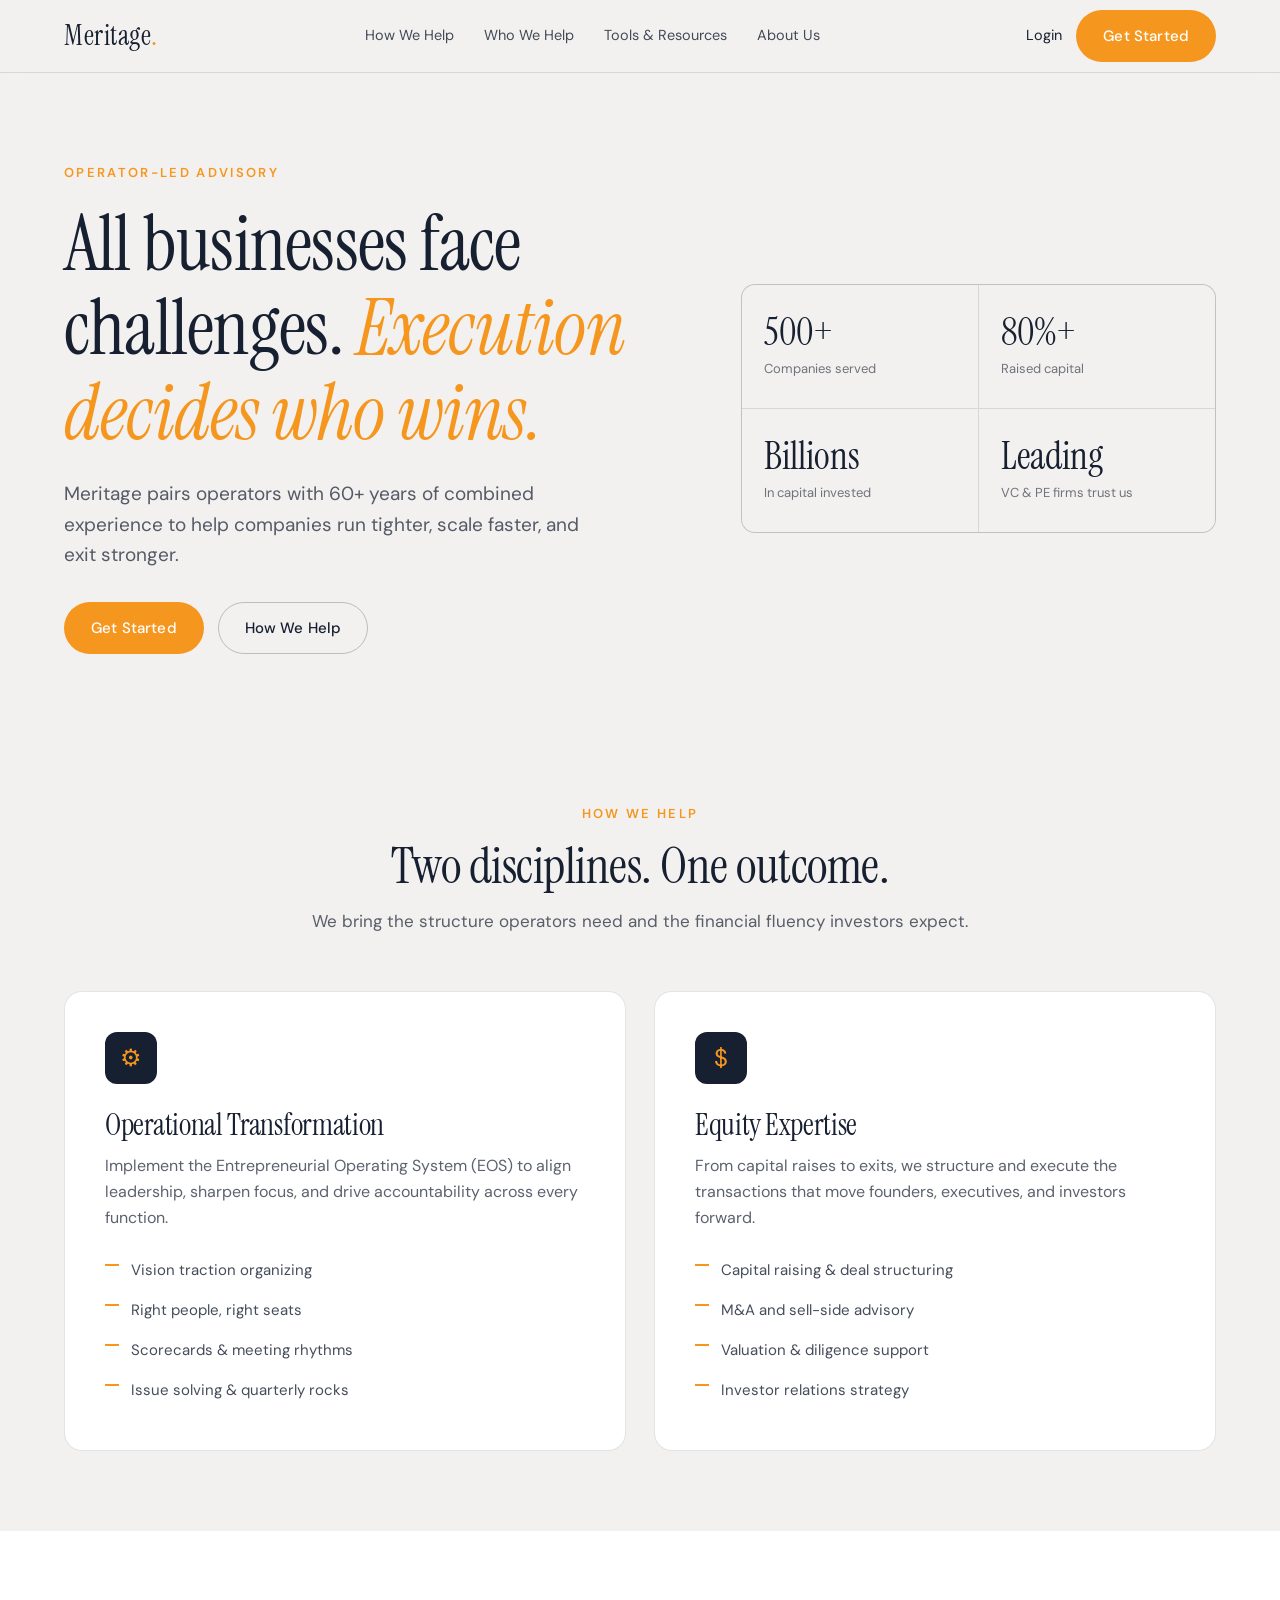
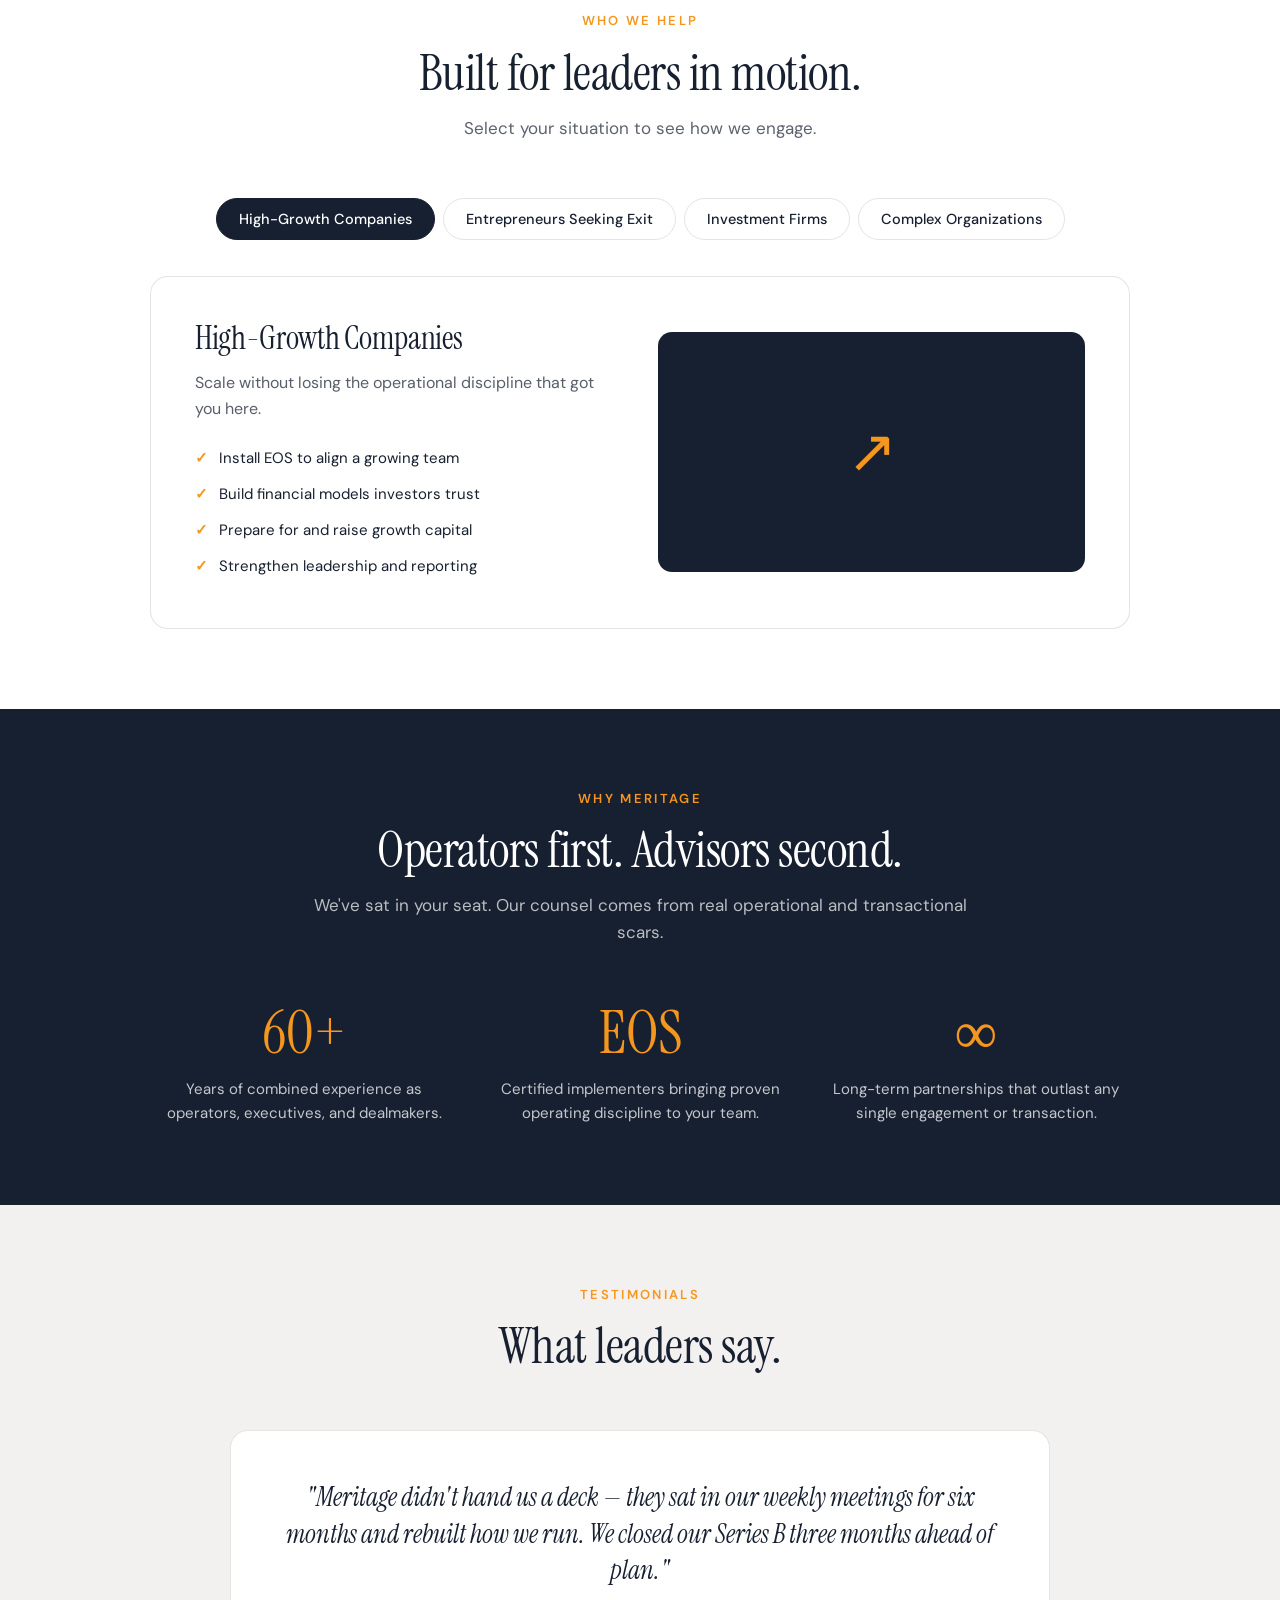
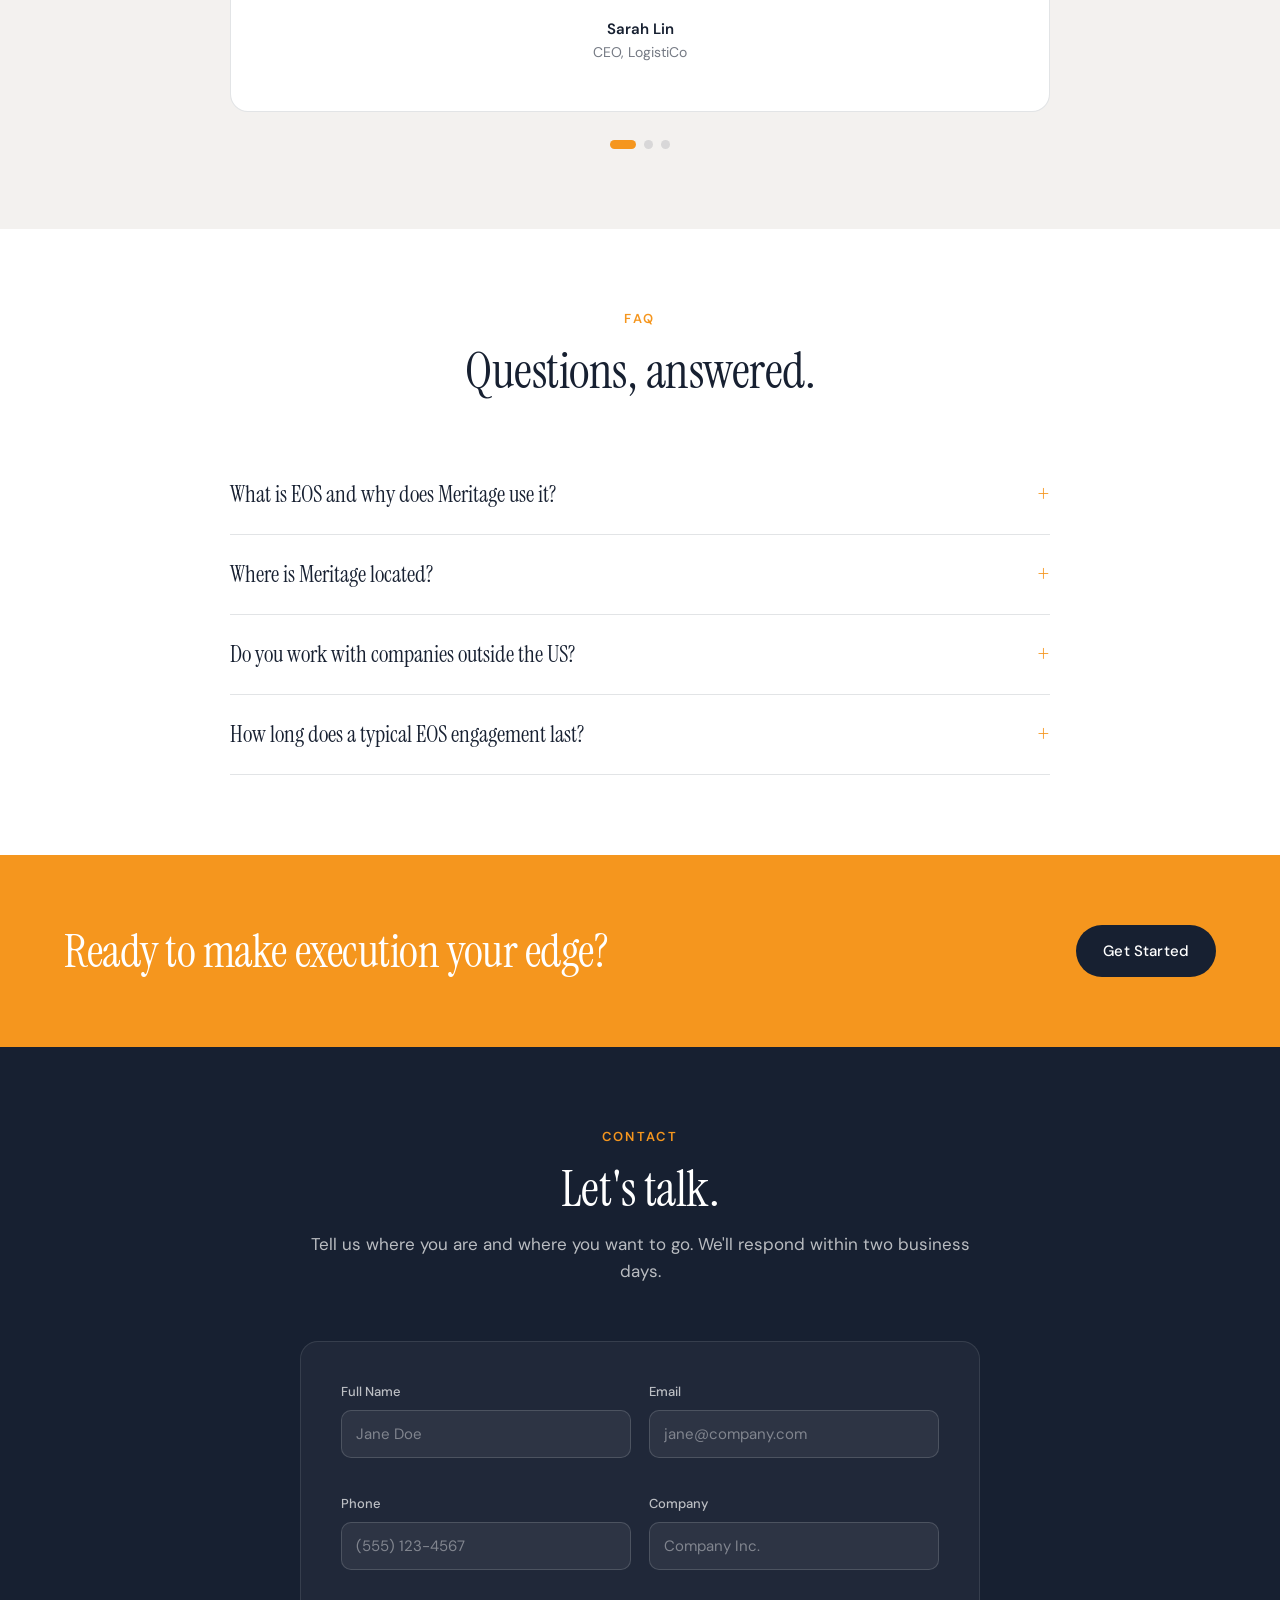
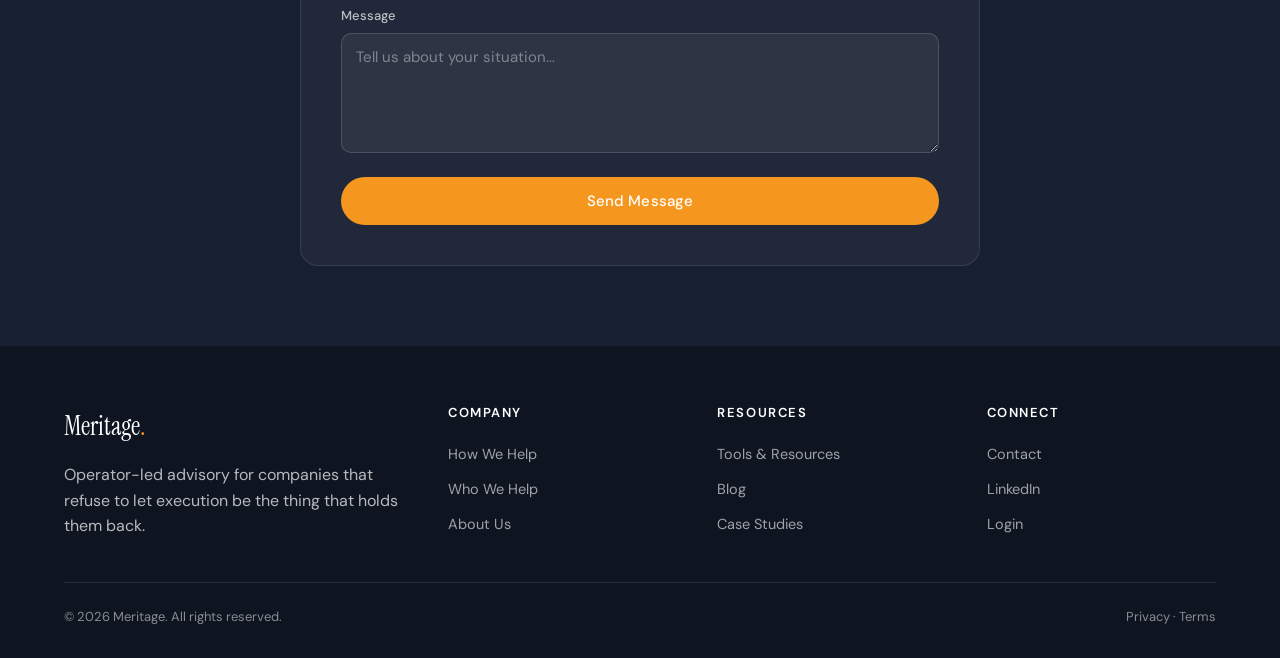
<file: meritage.html>
<!DOCTYPE html>
<html lang="en">
<head>
<meta charset="UTF-8">
<meta name="viewport" content="width=device-width, initial-scale=1.0">
<title>Meritage — Execution Decides Who Wins</title>
<link rel="preconnect" href="https://fonts.googleapis.com">
<link rel="preconnect" href="https://fonts.gstatic.com" crossorigin>
<link href="https://fonts.googleapis.com/css2?family=DM+Sans:opsz,wght@9..40,300;9..40,400;9..40,500;9..40,600;9..40,700&family=Instrument+Serif:ital@0;1&display=swap" rel="stylesheet">
<style>
  :root{
    --navy:#172031;
    --offwhite:#F3F1EF;
    --amber:#F5961E;
    --navy-2:#1f2a40;
    --line:rgba(23,32,49,0.12);
  }
  *{margin:0;padding:0;box-sizing:border-box;}
  html{scroll-behavior:smooth;}
  body{
    font-family:'DM Sans',sans-serif;
    color:var(--navy);
    background:var(--offwhite);
    line-height:1.6;
    -webkit-font-smoothing:antialiased;
  }
  h1,h2,h3,h4{font-family:'Instrument Serif',serif;font-weight:400;line-height:1.1;letter-spacing:-0.01em;}
  a{color:inherit;text-decoration:none;}
  img{max-width:100%;display:block;}
  .container{width:100%;max-width:1200px;margin:0 auto;padding:0 24px;}
  .btn{
    display:inline-block;font-family:'DM Sans',sans-serif;font-weight:500;font-size:15px;
    padding:13px 26px;border-radius:999px;cursor:pointer;border:1px solid transparent;
    transition:all .25s ease;letter-spacing:0.01em;
  }
  .btn-amber{background:var(--amber);color:#fff;}
  .btn-amber:hover{background:#e0830f;transform:translateY(-1px);}
  .btn-ghost{background:transparent;color:var(--navy);border-color:rgba(23,32,49,0.25);}
  .btn-ghost:hover{border-color:var(--navy);}
  .btn-light{background:#fff;color:var(--navy);}
  .btn-light:hover{background:#eee;}

  /* NAV */
  nav{
    position:sticky;top:0;z-index:50;
    background:rgba(243,241,239,0.85);backdrop-filter:blur(12px);
    border-bottom:1px solid var(--line);
  }
  .nav-inner{display:flex;align-items:center;justify-content:space-between;height:72px;}
  .logo{font-family:'Instrument Serif',serif;font-size:28px;letter-spacing:0.02em;}
  .logo span{color:var(--amber);}
  .nav-links{display:flex;align-items:center;gap:30px;}
  .nav-links a{font-size:14.5px;color:var(--navy);opacity:0.8;transition:opacity .2s;}
  .nav-links a:hover{opacity:1;}
  .nav-cta{display:flex;align-items:center;gap:14px;}
  .nav-cta .login{font-size:14.5px;}
  .menu-toggle{display:none;background:none;border:none;cursor:pointer;font-size:24px;color:var(--navy);}

  /* HERO */
  .hero{padding:90px 0 70px;}
  .hero-grid{display:grid;grid-template-columns:1.3fr 1fr;gap:60px;align-items:center;}
  .hero-eyebrow{font-size:13px;letter-spacing:0.18em;text-transform:uppercase;color:var(--amber);font-weight:600;margin-bottom:18px;}
  .hero h1{font-size:clamp(42px,6vw,78px);margin-bottom:24px;}
  .hero h1 em{font-style:italic;color:var(--amber);}
  .hero p.lead{font-size:19px;color:rgba(23,32,49,0.72);max-width:520px;margin-bottom:32px;}
  .hero-actions{display:flex;gap:14px;flex-wrap:wrap;}
  .stats{display:grid;grid-template-columns:1fr 1fr;gap:1px;background:var(--line);border:1px solid var(--line);border-radius:14px;overflow:hidden;}
  .stat{background:var(--offwhite);padding:28px 22px;}
  .stat .num{font-family:'Instrument Serif',serif;font-size:38px;color:var(--navy);line-height:1;}
  .stat .lbl{font-size:13px;color:rgba(23,32,49,0.6);margin-top:8px;}

  /* SECTION BASE */
  section{padding:80px 0;}
  .section-head{text-align:center;max-width:680px;margin:0 auto 56px;}
  .section-head .eyebrow{font-size:13px;letter-spacing:0.18em;text-transform:uppercase;color:var(--amber);font-weight:600;margin-bottom:14px;display:block;}
  .section-head h2{font-size:clamp(32px,4.5vw,50px);margin-bottom:14px;}
  .section-head p{color:rgba(23,32,49,0.7);font-size:17px;}

  /* HOW WE HELP */
  .cards-2{display:grid;grid-template-columns:1fr 1fr;gap:28px;}
  .card{
    background:#fff;border:1px solid var(--line);border-radius:18px;padding:40px;
    transition:transform .3s ease,box-shadow .3s ease;
  }
  .card:hover{transform:translateY(-4px);box-shadow:0 20px 40px -20px rgba(23,32,49,0.18);}
  .card .icon{width:52px;height:52px;border-radius:12px;background:var(--navy);color:var(--amber);display:flex;align-items:center;justify-content:center;font-size:24px;margin-bottom:24px;}
  .card h3{font-size:30px;margin-bottom:12px;}
  .card p{color:rgba(23,32,49,0.7);margin-bottom:20px;}
  .card ul{list-style:none;}
  .card ul li{padding:8px 0 8px 26px;position:relative;color:rgba(23,32,49,0.8);font-size:15px;}
  .card ul li:before{content:"";position:absolute;left:0;top:14px;width:14px;height:2px;background:var(--amber);}

  /* WHO WE HELP - tabs */
  .tabs-wrap{max-width:980px;margin:0 auto;}
  .tabs{display:flex;gap:8px;justify-content:center;flex-wrap:wrap;margin-bottom:36px;}
  .tab{
    background:transparent;border:1px solid var(--line);border-radius:999px;
    padding:11px 22px;font-family:'DM Sans';font-size:14.5px;font-weight:500;cursor:pointer;
    color:var(--navy);transition:all .2s;
  }
  .tab.active{background:var(--navy);color:#fff;border-color:var(--navy);}
  .tab-panel{display:none;background:#fff;border:1px solid var(--line);border-radius:18px;padding:44px;animation:fade .4s ease;}
  .tab-panel.active{display:grid;grid-template-columns:1fr 1fr;gap:36px;align-items:center;}
  @keyframes fade{from{opacity:0;transform:translateY(8px);}to{opacity:1;transform:none;}}
  .tab-panel h3{font-size:32px;margin-bottom:14px;}
  .tab-panel p{color:rgba(23,32,49,0.72);margin-bottom:18px;}
  .tab-panel ul{list-style:none;}
  .tab-panel ul li{padding:6px 0 6px 24px;position:relative;font-size:15px;}
  .tab-panel ul li:before{content:"✓";position:absolute;left:0;color:var(--amber);font-weight:700;}
  .tab-visual{background:var(--navy);border-radius:14px;height:240px;display:flex;align-items:center;justify-content:center;color:var(--amber);font-family:'Instrument Serif',serif;font-size:60px;}

  /* WHY US */
  .why{background:var(--navy);color:#fff;}
  .why .section-head h2,.why .section-head p{color:#fff;}
  .why .section-head p{color:rgba(255,255,255,0.7);}
  .why .section-head .eyebrow{color:var(--amber);}
  .why-grid{display:grid;grid-template-columns:1fr 1fr 1fr;gap:28px;max-width:980px;margin:0 auto;text-align:center;}
  .why-num{font-family:'Instrument Serif',serif;font-size:60px;color:var(--amber);line-height:1;}
  .why-grid p{color:rgba(255,255,255,0.75);margin-top:14px;font-size:15px;}

  /* TESTIMONIALS */
  .testi{overflow:hidden;}
  .testi-track{display:flex;transition:transform .5s ease;}
  .testi-slide{min-width:100%;padding:0 12px;}
  .testi-card{max-width:820px;margin:0 auto;background:#fff;border:1px solid var(--line);border-radius:18px;padding:48px;text-align:center;}
  .testi-card .quote{font-family:'Instrument Serif',serif;font-style:italic;font-size:26px;line-height:1.4;margin-bottom:28px;}
  .testi-card .person{font-weight:600;font-size:15px;}
  .testi-card .role{color:rgba(23,32,49,0.6);font-size:14px;}
  .testi-dots{display:flex;gap:8px;justify-content:center;margin-top:28px;}
  .testi-dots button{width:9px;height:9px;border-radius:50%;border:none;background:var(--line);cursor:pointer;transition:all .2s;}
  .testi-dots button.active{background:var(--amber);width:26px;border-radius:999px;}

  /* FAQ */
  .faq-wrap{max-width:820px;margin:0 auto;}
  .faq-item{border-bottom:1px solid var(--line);}
  .faq-q{width:100%;text-align:left;background:none;border:none;cursor:pointer;padding:24px 0;font-family:'Instrument Serif',serif;font-size:23px;color:var(--navy);display:flex;justify-content:space-between;align-items:center;gap:20px;}
  .faq-q .pm{font-size:24px;color:var(--amber);transition:transform .3s;flex-shrink:0;}
  .faq-item.open .pm{transform:rotate(45deg);}
  .faq-a{max-height:0;overflow:hidden;transition:max-height .35s ease;color:rgba(23,32,49,0.72);font-size:16px;}
  .faq-a-inner{padding:0 0 24px;}
  .faq-item.open .faq-a{max-height:300px;}

  /* CTA BANNER */
  .cta-banner{background:var(--amber);color:#fff;padding:70px 0;}
  .cta-banner .container{display:flex;align-items:center;justify-content:space-between;gap:30px;flex-wrap:wrap;}
  .cta-banner h2{font-size:clamp(30px,4vw,46px);color:#fff;max-width:620px;}
  .cta-banner .btn{background:var(--navy);color:#fff;}
  .cta-banner .btn:hover{background:#0e1521;}

  /* CONTACT */
  .contact{background:var(--navy);color:#fff;}
  .contact .section-head h2{color:#fff;}
  .contact .section-head p{color:rgba(255,255,255,0.7);}
  .contact .section-head .eyebrow{color:var(--amber);}
  .form-wrap{max-width:680px;margin:0 auto;background:rgba(255,255,255,0.04);border:1px solid rgba(255,255,255,0.1);border-radius:18px;padding:40px;}
  .form-grid{display:grid;grid-template-columns:1fr 1fr;gap:18px;}
  .form-group{display:flex;flex-direction:column;margin-bottom:18px;}
  .form-group.full{grid-column:1/-1;}
  .form-group label{font-size:13px;color:rgba(255,255,255,0.7);margin-bottom:7px;font-weight:500;}
  .form-group input,.form-group textarea,.form-group select{
    background:rgba(255,255,255,0.06);border:1px solid rgba(255,255,255,0.15);border-radius:10px;
    padding:13px 14px;color:#fff;font-family:'DM Sans';font-size:15px;transition:border .2s;
  }
  .form-group input::placeholder,.form-group textarea::placeholder{color:rgba(255,255,255,0.4);}
  .form-group input:focus,.form-group textarea:focus{outline:none;border-color:var(--amber);}
  .form-group textarea{resize:vertical;min-height:120px;}
  .form-submit{width:100%;margin-top:6px;}

  /* FOOTER */
  footer{background:#0e1521;color:rgba(255,255,255,0.7);padding:60px 0 30px;}
  .foot-grid{display:grid;grid-template-columns:1.5fr 1fr 1fr 1fr;gap:40px;margin-bottom:40px;}
  .foot-logo{font-family:'Instrument Serif',serif;font-size:26px;color:#fff;margin-bottom:14px;}
  .foot-logo span{color:var(--amber);}
  .foot-col h4{font-family:'DM Sans';font-size:13px;text-transform:uppercase;letter-spacing:0.12em;color:#fff;margin-bottom:16px;font-weight:600;}
  .foot-col a{display:block;padding:6px 0;font-size:14.5px;color:rgba(255,255,255,0.6);transition:color .2s;}
  .foot-col a:hover{color:var(--amber);}
  .foot-bottom{border-top:1px solid rgba(255,255,255,0.1);padding-top:24px;display:flex;justify-content:space-between;flex-wrap:wrap;gap:12px;font-size:13px;color:rgba(255,255,255,0.5);}

  /* RESPONSIVE */
  @media (max-width:900px){
    .nav-links,.nav-cta .login{display:none;}
    .menu-toggle{display:block;}
    .nav-links.mobile-open{display:flex;position:absolute;top:72px;left:0;right:0;background:var(--offwhite);flex-direction:column;padding:24px;gap:18px;border-bottom:1px solid var(--line);}
    .hero-grid{grid-template-columns:1fr;gap:40px;}
    .cards-2{grid-template-columns:1fr;}
    .tab-panel.active{grid-template-columns:1fr;}
    .tab-visual{height:180px;font-size:44px;}
    .why-grid{grid-template-columns:1fr;gap:36px;}
    .form-grid{grid-template-columns:1fr;}
    .foot-grid{grid-template-columns:1fr 1fr;}
  }
  @media (max-width:520px){
    .stats{grid-template-columns:1fr;}
    .foot-grid{grid-template-columns:1fr;}
    .cta-banner .container{flex-direction:column;text-align:center;}
  }
</style>
</head>
<body>

<!-- NAV -->
<nav>
  <div class="container nav-inner">
    <a href="#" class="logo">Meritage<span>.</span></a>
    <div class="nav-links" id="navLinks">
      <a href="#how">How We Help</a>
      <a href="#who">Who We Help</a>
      <a href="#tools">Tools &amp; Resources</a>
      <a href="#about">About Us</a>
    </div>
    <div class="nav-cta">
      <a href="#" class="login">Login</a>
      <a href="#contact" class="btn btn-amber">Get Started</a>
      <button class="menu-toggle" id="menuToggle">☰</button>
    </div>
  </div>
</nav>

<!-- HERO -->
<header class="hero">
  <div class="container hero-grid">
    <div>
      <div class="hero-eyebrow">Operator-Led Advisory</div>
      <h1>All businesses face challenges. <em>Execution decides who wins.</em></h1>
      <p class="lead">Meritage pairs operators with 60+ years of combined experience to help companies run tighter, scale faster, and exit stronger.</p>
      <div class="hero-actions">
        <a href="#contact" class="btn btn-amber">Get Started</a>
        <a href="#how" class="btn btn-ghost">How We Help</a>
      </div>
    </div>
    <div class="stats">
      <div class="stat"><div class="num">500+</div><div class="lbl">Companies served</div></div>
      <div class="stat"><div class="num">80%+</div><div class="lbl">Raised capital</div></div>
      <div class="stat"><div class="num">Billions</div><div class="lbl">In capital invested</div></div>
      <div class="stat"><div class="num">Leading</div><div class="lbl">VC &amp; PE firms trust us</div></div>
    </div>
  </div>
</header>

<!-- HOW WE HELP -->
<section id="how">
  <div class="container">
    <div class="section-head">
      <span class="eyebrow">How We Help</span>
      <h2>Two disciplines. One outcome.</h2>
      <p>We bring the structure operators need and the financial fluency investors expect.</p>
    </div>
    <div class="cards-2">
      <div class="card">
        <div class="icon">⚙</div>
        <h3>Operational Transformation</h3>
        <p>Implement the Entrepreneurial Operating System (EOS) to align leadership, sharpen focus, and drive accountability across every function.</p>
        <ul>
          <li>Vision traction organizing</li>
          <li>Right people, right seats</li>
          <li>Scorecards &amp; meeting rhythms</li>
          <li>Issue solving &amp; quarterly rocks</li>
        </ul>
      </div>
      <div class="card">
        <div class="icon">$</div>
        <h3>Equity Expertise</h3>
        <p>From capital raises to exits, we structure and execute the transactions that move founders, executives, and investors forward.</p>
        <ul>
          <li>Capital raising &amp; deal structuring</li>
          <li>M&amp;A and sell-side advisory</li>
          <li>Valuation &amp; diligence support</li>
          <li>Investor relations strategy</li>
        </ul>
      </div>
    </div>
  </div>
</section>

<!-- WHO WE HELP -->
<section id="who" style="background:#fff;">
  <div class="container">
    <div class="section-head">
      <span class="eyebrow">Who We Help</span>
      <h2>Built for leaders in motion.</h2>
      <p>Select your situation to see how we engage.</p>
    </div>
    <div class="tabs-wrap">
      <div class="tabs">
        <button class="tab active" data-tab="0">High-Growth Companies</button>
        <button class="tab" data-tab="1">Entrepreneurs Seeking Exit</button>
        <button class="tab" data-tab="2">Investment Firms</button>
        <button class="tab" data-tab="3">Complex Organizations</button>
      </div>

      <div class="tab-panel active" data-panel="0">
        <div>
          <h3>High-Growth Companies</h3>
          <p>Scale without losing the operational discipline that got you here.</p>
          <ul>
            <li>Install EOS to align a growing team</li>
            <li>Build financial models investors trust</li>
            <li>Prepare for and raise growth capital</li>
            <li>Strengthen leadership and reporting</li>
          </ul>
        </div>
        <div class="tab-visual">↗</div>
      </div>

      <div class="tab-panel" data-panel="1">
        <div>
          <h3>Entrepreneurs Seeking Exit</h3>
          <p>Maximize value and minimize friction when it's time to transition.</p>
          <ul>
            <li>Pre-exit readiness assessment</li>
            <li>Valuation optimization</li>
            <li>Buyer sourcing &amp; negotiation</li>
            <li>Deal structuring and close</li>
          </ul>
        </div>
        <div class="tab-visual">⇥</div>
      </div>

      <div class="tab-panel" data-panel="2">
        <div>
          <h3>Investment Firms</h3>
          <p>Operational partners that help portfolio companies perform.</p>
          <ul>
            <li>Value-creation planning</li>
            <li>Post-close operational integration</li>
            <li>Portfolio reporting &amp; governance</li>
            <li>Pre-exit operational diligence</li>
          </ul>
        </div>
        <div class="tab-visual">◆</div>
      </div>

      <div class="tab-panel" data-panel="3">
        <div>
          <h3>Complex Organizations</h3>
          <p>Bring clarity and momentum to multi-entity, multi-stakeholder environments.</p>
          <ul>
            <li>Org design and accountability mapping</li>
            <li>Process standardization</li>
            <li>Change management</li>
            <li>Systems and data alignment</li>
          </ul>
        </div>
        <div class="tab-visual">⌘</div>
      </div>
    </div>
  </div>
</section>

<!-- WHY US -->
<section class="why" id="about">
  <div class="container">
    <div class="section-head">
      <span class="eyebrow">Why Meritage</span>
      <h2>Operators first. Advisors second.</h2>
      <p>We've sat in your seat. Our counsel comes from real operational and transactional scars.</p>
    </div>
    <div class="why-grid">
      <div>
        <div class="why-num">60+</div>
        <p>Years of combined experience as operators, executives, and dealmakers.</p>
      </div>
      <div>
        <div class="why-num">EOS</div>
        <p>Certified implementers bringing proven operating discipline to your team.</p>
      </div>
      <div>
        <div class="why-num">∞</div>
        <p>Long-term partnerships that outlast any single engagement or transaction.</p>
      </div>
    </div>
  </div>
</section>

<!-- TESTIMONIALS -->
<section class="testi" id="tools">
  <div class="container">
    <div class="section-head">
      <span class="eyebrow">Testimonials</span>
      <h2>What leaders say.</h2>
    </div>
    <div class="testi-track" id="testiTrack">
      <div class="testi-slide">
        <div class="testi-card">
          <p class="quote">"Meritage didn't hand us a deck — they sat in our weekly meetings for six months and rebuilt how we run. We closed our Series B three months ahead of plan."</p>
          <div class="person">Sarah Lin</div>
          <div class="role">CEO, LogistiCo</div>
        </div>
      </div>
      <div class="testi-slide">
        <div class="testi-card">
          <p class="quote">"Their EOS work gave our leadership team a shared language for the first time. The exit process that followed was the cleanest I've ever been part of."</p>
          <div class="person">Marcus Reyes</div>
          <div class="role">Founder, Northwind Manufacturing</div>
        </div>
      </div>
      <div class="testi-slide">
        <div class="testi-card">
          <p class="quote">"As a fund, we trust Meritage with our hardest portfolio companies. They show up as operators, not consultants, and the results speak for themselves."</p>
          <div class="person">Diane Okafor</div>
          <div class="role">Partner, Crestline Capital</div>
        </div>
      </div>
    </div>
    <div class="testi-dots" id="testiDots">
      <button class="active" data-slide="0"></button>
      <button data-slide="1"></button>
      <button data-slide="2"></button>
    </div>
  </div>
</section>

<!-- FAQ -->
<section style="background:#fff;">
  <div class="container">
    <div class="section-head">
      <span class="eyebrow">FAQ</span>
      <h2>Questions, answered.</h2>
    </div>
    <div class="faq-wrap">
      <div class="faq-item">
        <button class="faq-q">What is EOS and why does Meritage use it?<span class="pm">+</span></button>
        <div class="faq-a"><div class="faq-a-inner">EOS — the Entrepreneurial Operating System — is a practical framework for running a company: vision, people, data, issues, process, and traction. We use it because it produces measurable, repeatable results fast, without heavy consulting overhead.</div></div>
      </div>
      <div class="faq-item">
        <button class="faq-q">Where is Meritage located?<span class="pm">+</span></button>
        <div class="faq-a"><div class="faq-a-inner">We're headquartered in the United States and work with companies across North America. Most engagements are hybrid — on-site for key sessions, remote for the rhythm in between.</div></div>
      </div>
      <div class="faq-item">
        <button class="faq-q">Do you work with companies outside the US?<span class="pm">+</span></button>
        <div class="faq-a"><div class="faq-a-inner">Yes. While most of our clients are US-based, we have supported cross-border transactions and remote operational engagements internationally. Reach out and we'll confirm fit.</div></div>
      </div>
      <div class="faq-item">
        <button class="faq-q">How long does a typical EOS engagement last?<span class="pm">+</span></button>
        <div class="faq-a"><div class="faq-a-inner">A full EOS implementation typically runs 18–24 months with biweekly sessions, though clients see traction within the first quarter. We tailor cadence and scope to your stage and team.</div></div>
      </div>
    </div>
  </div>
</section>

<!-- CTA BANNER -->
<section class="cta-banner">
  <div class="container">
    <h2>Ready to make execution your edge?</h2>
    <a href="#contact" class="btn">Get Started</a>
  </div>
</section>

<!-- CONTACT -->
<section id="contact" class="contact">
  <div class="container">
    <div class="section-head">
      <span class="eyebrow">Contact</span>
      <h2>Let's talk.</h2>
      <p>Tell us where you are and where you want to go. We'll respond within two business days.</p>
    </div>
    <div class="form-wrap">
      <form onsubmit="event.preventDefault();alert('Thanks — we will be in touch shortly.');this.reset();">
        <div class="form-grid">
          <div class="form-group">
            <label for="name">Full Name</label>
            <input type="text" id="name" name="name" placeholder="Jane Doe" required>
          </div>
          <div class="form-group">
            <label for="email">Email</label>
            <input type="email" id="email" name="email" placeholder="jane@company.com" required>
          </div>
          <div class="form-group">
            <label for="phone">Phone</label>
            <input type="tel" id="phone" name="phone" placeholder="(555) 123-4567">
          </div>
          <div class="form-group">
            <label for="company">Company</label>
            <input type="text" id="company" name="company" placeholder="Company Inc.">
          </div>
          <div class="form-group full">
            <label for="message">Message</label>
            <textarea id="message" name="message" placeholder="Tell us about your situation..." required></textarea>
          </div>
        </div>
        <button type="submit" class="btn btn-amber form-submit">Send Message</button>
      </form>
    </div>
  </div>
</section>

<!-- FOOTER -->
<footer>
  <div class="container">
    <div class="foot-grid">
      <div>
        <div class="foot-logo">Meritage<span>.</span></div>
        <p>Operator-led advisory for companies that refuse to let execution be the thing that holds them back.</p>
      </div>
      <div class="foot-col">
        <h4>Company</h4>
        <a href="#how">How We Help</a>
        <a href="#who">Who We Help</a>
        <a href="#about">About Us</a>
      </div>
      <div class="foot-col">
        <h4>Resources</h4>
        <a href="#tools">Tools &amp; Resources</a>
        <a href="#">Blog</a>
        <a href="#">Case Studies</a>
      </div>
      <div class="foot-col">
        <h4>Connect</h4>
        <a href="#contact">Contact</a>
        <a href="#">LinkedIn</a>
        <a href="#">Login</a>
      </div>
    </div>
    <div class="foot-bottom">
      <div>© 2026 Meritage. All rights reserved.</div>
      <div>Privacy · Terms</div>
    </div>
  </div>
</footer>

<script>
  // Mobile menu
  document.getElementById('menuToggle').addEventListener('click',function(){
    document.getElementById('navLinks').classList.toggle('mobile-open');
  });

  // Tabs
  const tabs=document.querySelectorAll('.tab');
  const panels=document.querySelectorAll('.tab-panel');
  tabs.forEach(t=>t.addEventListener('click',function(){
    tabs.forEach(x=>x.classList.remove('active'));
    panels.forEach(p=>p.classList.remove('active'));
    this.classList.add('active');
    document.querySelector('[data-panel="'+this.dataset.tab+'"]').classList.add('active');
  }));

  // Testimonials carousel
  const track=document.getElementById('testiTrack');
  const dots=document.querySelectorAll('#testiDots button');
  let cur=0;
  function goSlide(i){cur=i;track.style.transform='translateX(-'+i*100+'%)';dots.forEach((d,idx)=>d.classList.toggle('active',idx===i));}
  dots.forEach(d=>d.addEventListener('click',function(){goSlide(parseInt(this.dataset.slide));}));
  setInterval(()=>{goSlide((cur+1)%dots.length);},6000);

  // FAQ
  document.querySelectorAll('.faq-q').forEach(q=>q.addEventListener('click',function(){
    const item=this.parentElement;
    const wasOpen=item.classList.contains('open');
    document.querySelectorAll('.faq-item').forEach(i=>i.classList.remove('open'));
    if(!wasOpen)item.classList.add('open');
  }));
</script>
</body>
</html>
</file>
